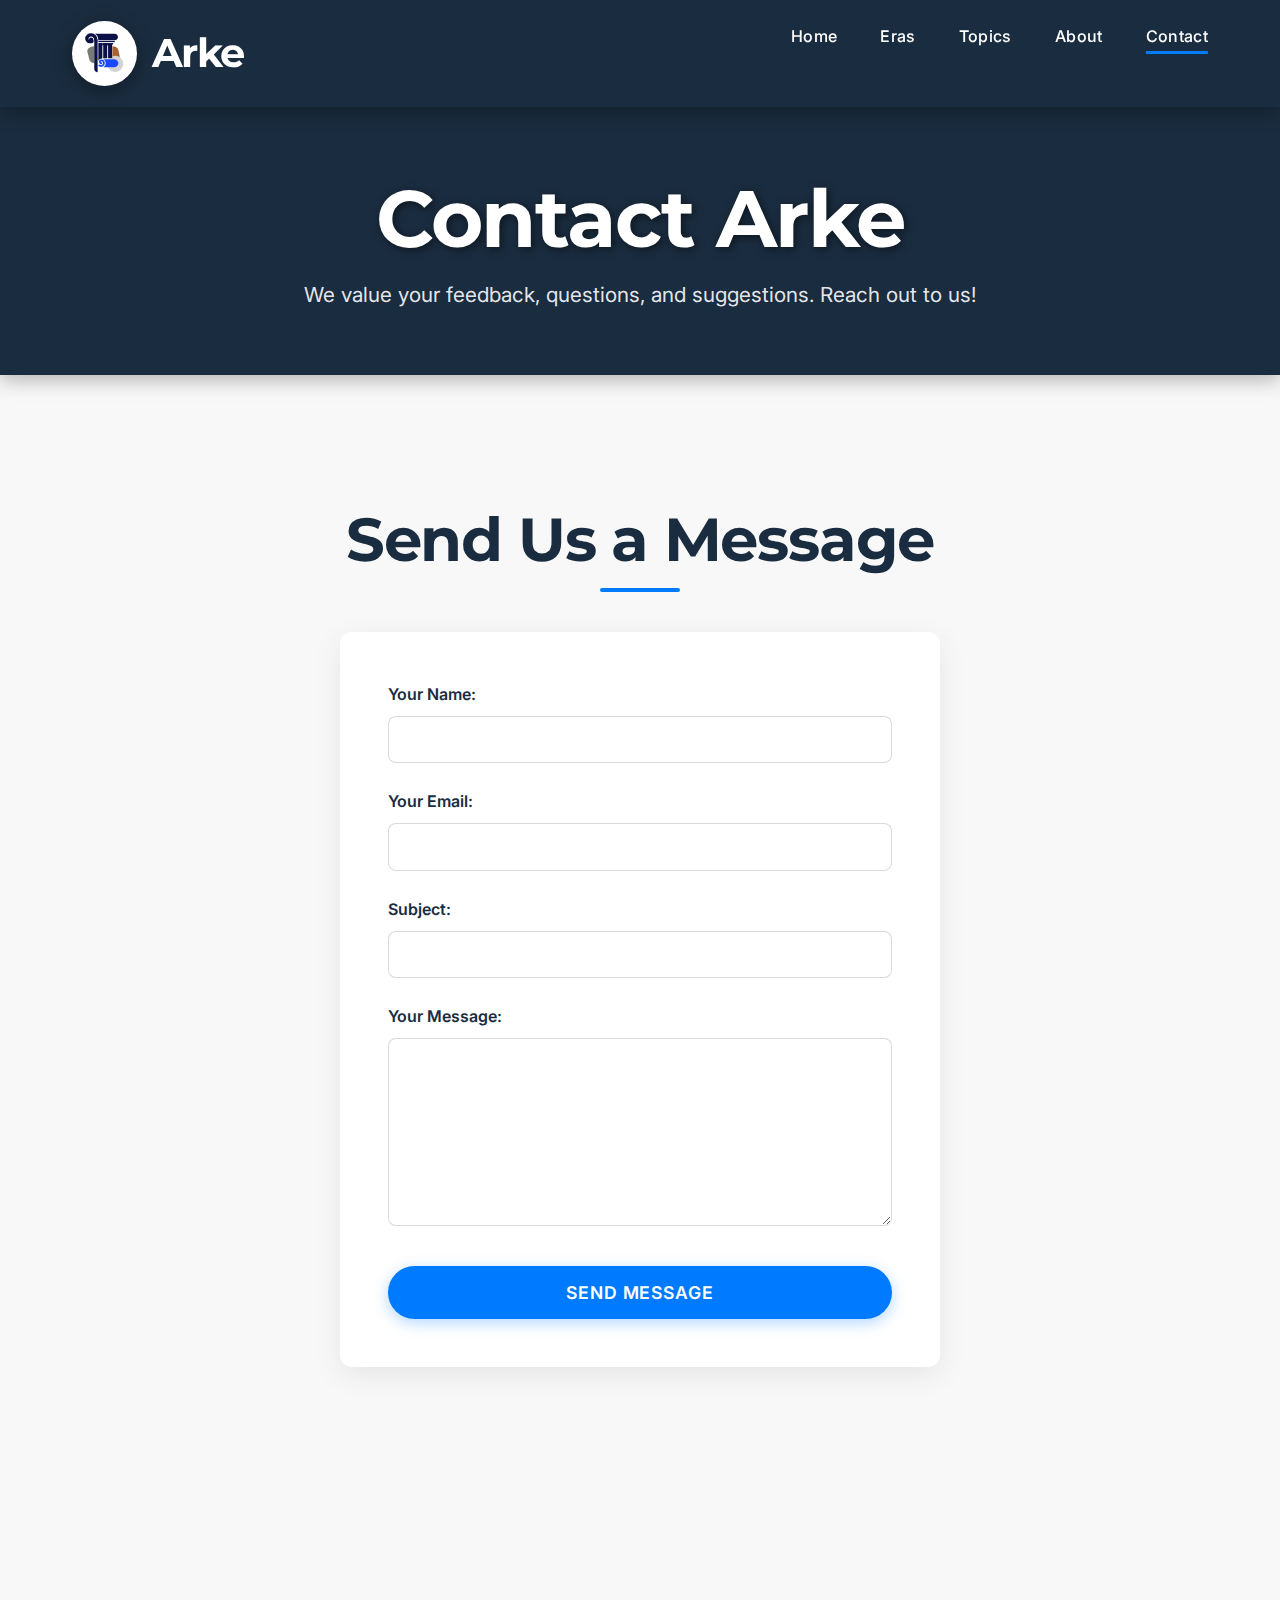
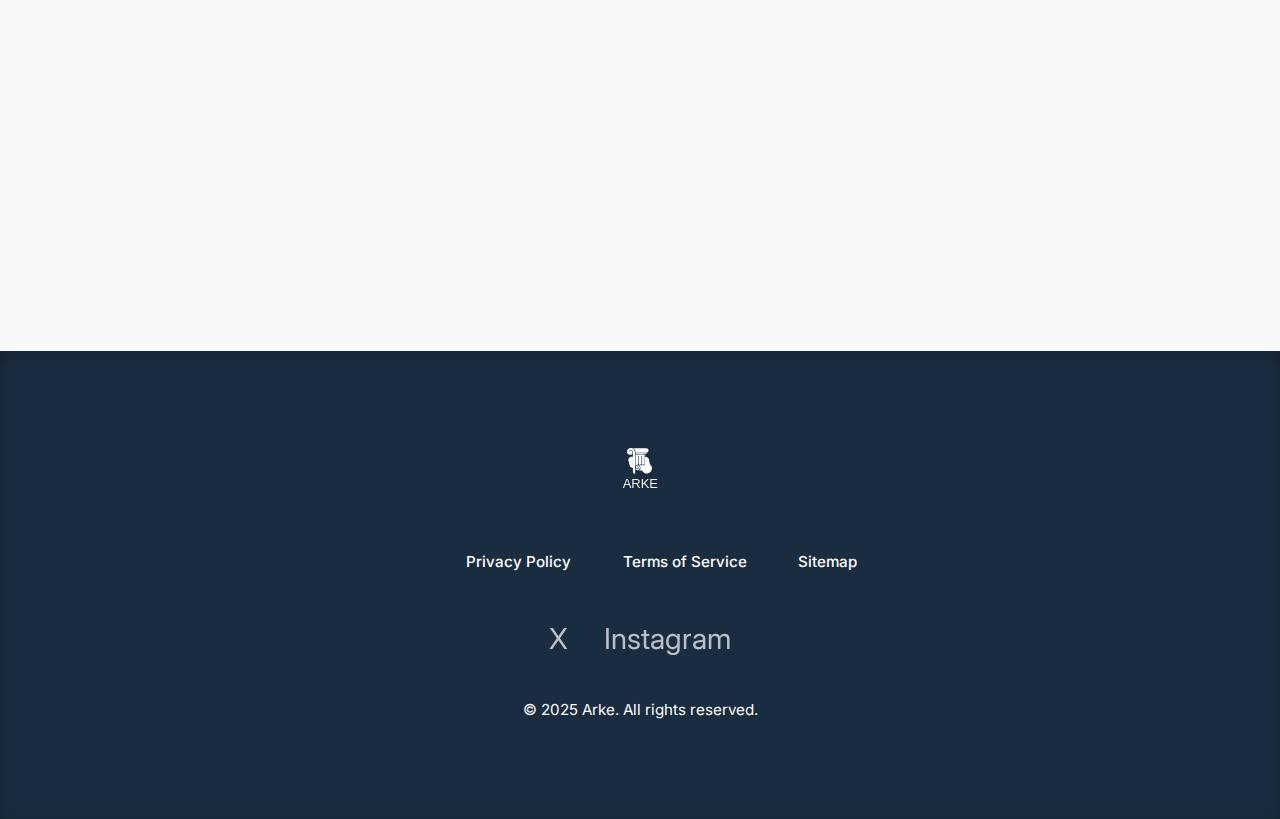
<file: contact.html>
<!DOCTYPE html>
<html lang="en">
<head>
    <meta charset="UTF-8">
    <meta name="viewport" content="width=device-width, initial-scale=1.0">
    <title>Contact Us - Arke: Unearthing the Stories of Time</title>
    <link rel="stylesheet" href="css/style.css">
    <link rel="preconnect" href="https://fonts.googleapis.com">
    <link rel="preconnect" href="https://fonts.gstatic.com" crossorigin>
    <link href="https://fonts.googleapis.com/css2?family=Montserrat:wght@700&family=Inter:wght@400;500;700&display=swap" rel="stylesheet">
</head>
<body>

    <header class="main-header">
        <div class="container">
            <a href="index.html" class="logo">
                <div class="logo-circle-wrapper">
                    <img src="images/Arke.svg" alt="Arke Logo">
                </div>
                <span>Arke</span>
            </a>
            <nav class="main-nav">
                <ul>
                    <li><a href="index.html">Home</a></li>
                    <li><a href="eras.html">Eras</a></li>
                    <li><a href="topics.html">Topics</a></li>
                    <li><a href="about.html">About</a></li>
                    <li><a href="contact.html" class="active">Contact</a></li>
                </ul>
            </nav>
            <button class="nav-toggle" aria-label="Toggle navigation">&#9776;</button>
        </div>
    </header>

    <main class="page-content">
        <section class="hero-page-header js-fade-in">
            <div class="container">
                <h1>Contact Arke</h1>
                <p class="tagline">We value your feedback, questions, and suggestions. Reach out to us!</p>
            </div>
        </section>

        <section class="contact-form-section container js-fade-in">
            <h2>Send Us a Message</h2>
            <form class="contact-form" action="#" method="POST">
                <div class="form-group">
                    <label for="name">Your Name:</label>
                    <input type="text" id="name" name="user_name" required>
                </div>
                <div class="form-group">
                    <label for="email">Your Email:</label>
                    <input type="email" id="email" name="user_email" required>
                </div>
                <div class="form-group">
                    <label for="subject">Subject:</label>
                    <input type="text" id="subject" name="email_subject" required>
                </div>
                <div class="form-group">
                    <label for="message">Your Message:</label>
                    <textarea id="message" name="user_message" rows="8" required></textarea>
                </div>
                <button type="submit" class="btn btn-primary">Send Message</button>
            </form>
        </section>

        <section class="contact-info-section container js-fade-in">
            <h2>Other Ways to Connect</h2>
            <div class="info-grid">
                <div class="info-card">
                    <h3>Email Us</h3>
                    <p><a href="mailto:info@arke.com">info@arke.com</a></p>
                    <p>For general inquiries.</p>
                </div>
                <div class="info-card">
                    <h3>Support</h3>
                    <p><a href="mailto:support@arke.com">support@arke.com</a></p>
                    <p>For technical assistance.</p>
                </div>
                <div class="info-card">
                    <h3>Social Media</h3>
                    <div class="social-media-icons">
                        <a href="#" aria-label="Arke on X (Twitter)">X</a>
                        <a href="#" aria-label="Arke on Instagram">Instagram</a>
                    </div>
                    <p>Follow us for updates.</p>
                </div>
            </div>
        </section>
    </main>

    <footer class="main-footer">
        <div class="container">
            <div class="footer-logo">
                <img src="images/ArkeWithWords.svg" alt="Arke Logo">
            </div>
            <nav class="footer-nav">
                <ul>
                    <li><a href="#">Privacy Policy</a></li>
                    <li><a href="#">Terms of Service</a></li>
                    <li><a href="#">Sitemap</a></li>
                </ul>
            </nav>
            <div class="social-media">
                <a href="#" aria-label="Arke on X (Twitter)">X</a>
                <a href="#" aria-label="Arke on Instagram">Instagram</a>
            </div>
            <p>&copy; 2025 Arke. All rights reserved.</p>
        </div>
    </footer>

    <script src="js/script.js"></script>
</body>
</html>
</file>
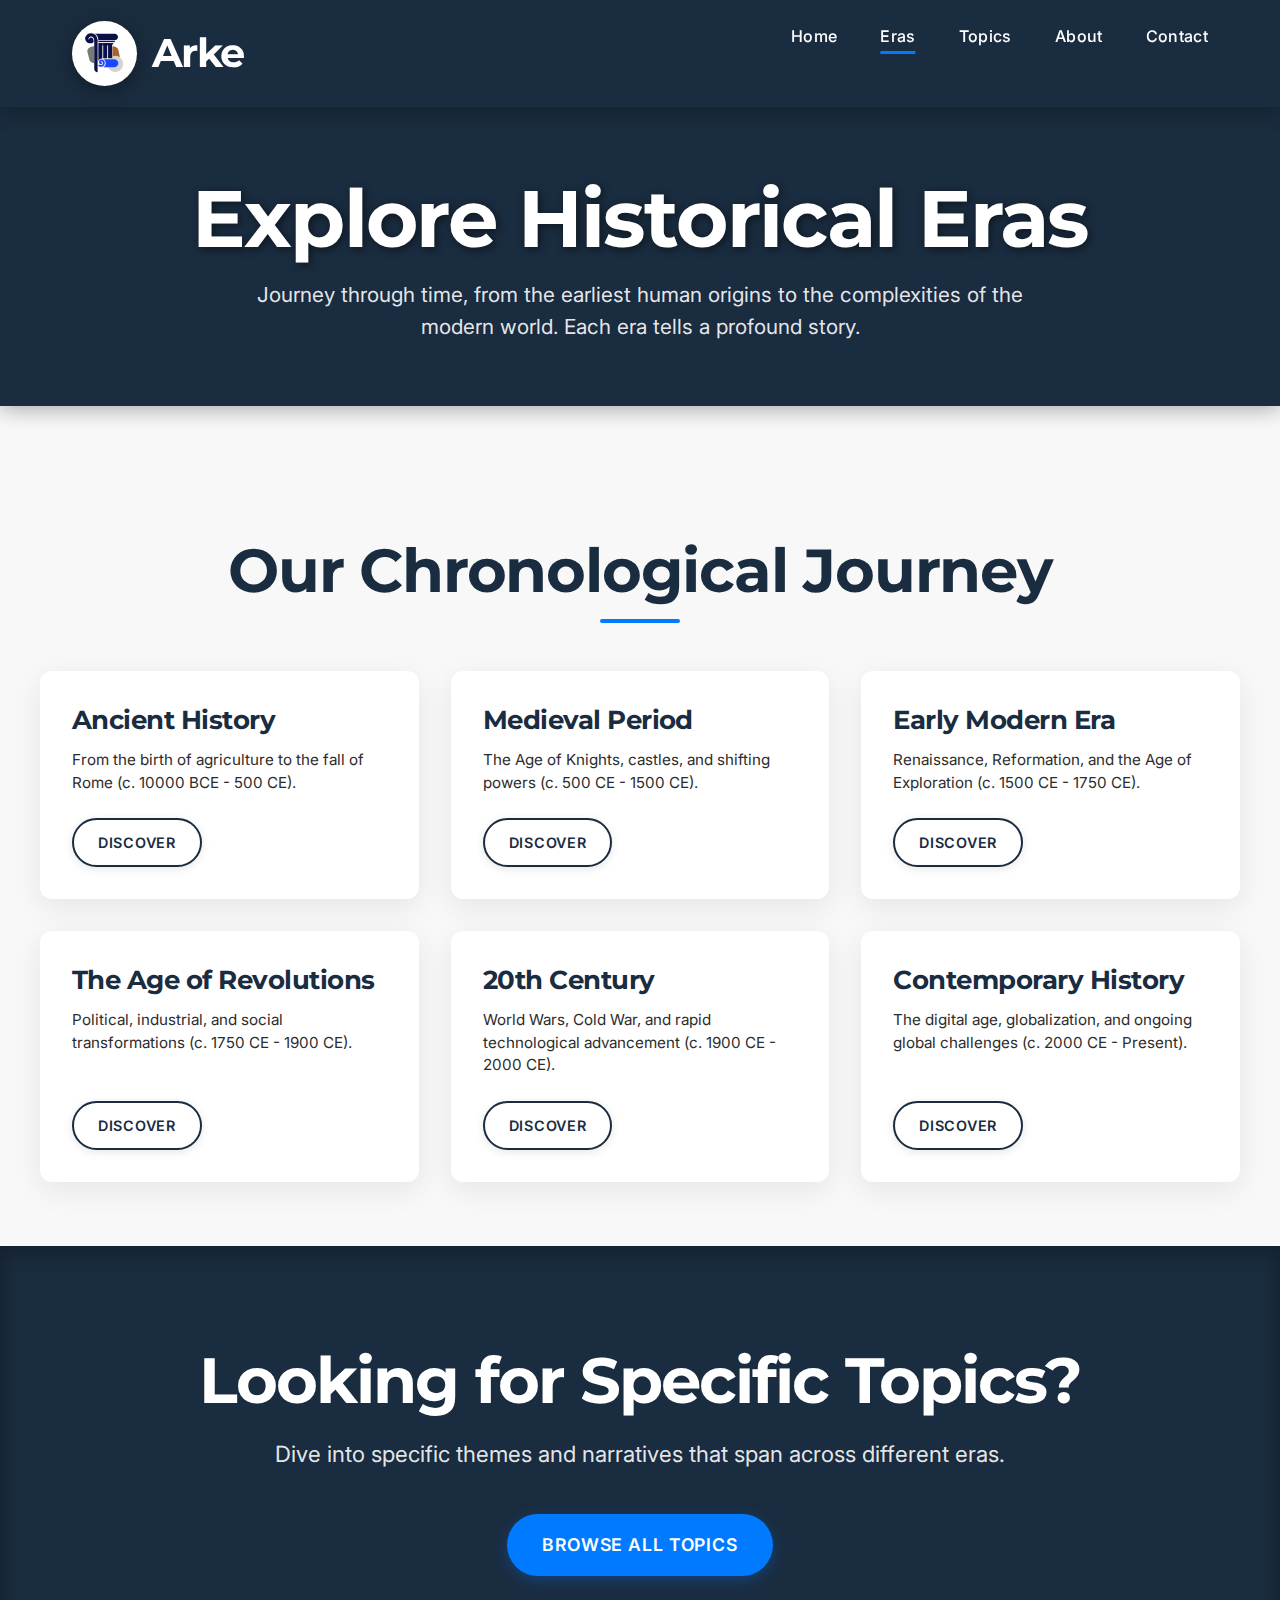
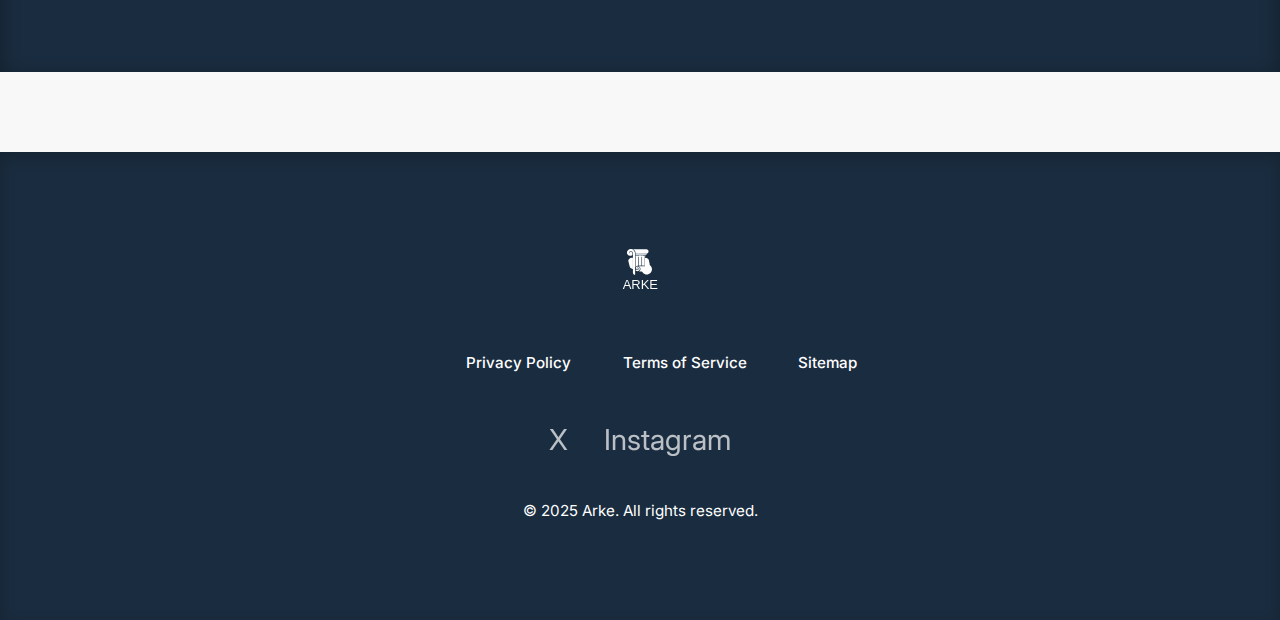
<file: eras.html>
<!DOCTYPE html>
<html lang="en">
<head>
    <meta charset="UTF-8">
    <meta name="viewport" content="width=device-width, initial-scale=1.0">
    <title>Eras - Arke: Unearthing the Stories of Time</title>
    <link rel="stylesheet" href="css/style.css">
    <link rel="preconnect" href="https://fonts.googleapis.com">
    <link rel="preconnect" href="https://fonts.gstatic.com" crossorigin>
    <link href="https://fonts.googleapis.com/css2?family=Montserrat:wght@700&family=Inter:wght@400;500;700&display=swap" rel="stylesheet">
</head>
<body>

    <header class="main-header">
        <div class="container">
            <a href="index.html" class="logo">
                <div class="logo-circle-wrapper">
                    <img src="images/Arke.svg" alt="Arke Logo">
                </div>
                <span>Arke</span>
            </a>
            <nav class="main-nav">
                <ul>
                    <li><a href="index.html">Home</a></li>
                    <li><a href="eras.html" class="active">Eras</a></li>
                    <li><a href="topics.html">Topics</a></li>
                    <li><a href="about.html">About</a></li>
                    <li><a href="contact.html">Contact</a></li>
                </ul>
            </nav>
            <button class="nav-toggle" aria-label="Toggle navigation">&#9776;</button>
        </div>
    </header>

    <main class="page-content">
        <section class="hero-page-header">
            <div class="container">
                <h1>Explore Historical Eras</h1>
                <p class="tagline">Journey through time, from the earliest human origins to the complexities of the modern world. Each era tells a profound story.</p>
            </div>
        </section>

        <section class="eras-grid container">
            <h2>Our Chronological Journey</h2>
            <div class="grid-items">
                <div class="grid-card">
                    <h3>Ancient History</h3>
                    <p>From the birth of agriculture to the fall of Rome (c. 10000 BCE - 500 CE).</p>
                    <a href="#" class="btn btn-secondary">Discover</a>
                </div>
                <div class="grid-card">
                    <h3>Medieval Period</h3>
                    <p>The Age of Knights, castles, and shifting powers (c. 500 CE - 1500 CE).</p>
                    <a href="#" class="btn btn-secondary">Discover</a>
                </div>
                <div class="grid-card">
                    <h3>Early Modern Era</h3>
                    <p>Renaissance, Reformation, and the Age of Exploration (c. 1500 CE - 1750 CE).</p>
                    <a href="#" class="btn btn-secondary">Discover</a>
                </div>
                <div class="grid-card">
                    <h3>The Age of Revolutions</h3>
                    <p>Political, industrial, and social transformations (c. 1750 CE - 1900 CE).</p>
                    <a href="#" class="btn btn-secondary">Discover</a>
                </div>
                <div class="grid-card">
                    <h3>20th Century</h3>
                    <p>World Wars, Cold War, and rapid technological advancement (c. 1900 CE - 2000 CE).</p>
                    <a href="#" class="btn btn-secondary">Discover</a>
                </div>
                <div class="grid-card">
                    <h3>Contemporary History</h3>
                    <p>The digital age, globalization, and ongoing global challenges (c. 2000 CE - Present).</p>
                    <a href="#" class="btn btn-secondary">Discover</a>
                </div>
            </div>
        </section>

        <section class="call-to-action">
            <div class="container">
                <h2>Looking for Specific Topics?</h2>
                <p>Dive into specific themes and narratives that span across different eras.</p>
                <a href="topics.html" class="btn btn-primary">Browse All Topics</a>
            </div>
        </section>
    </main>

    <footer class="main-footer">
        <div class="container">
            <div class="footer-logo">
                <img src="images/ArkeWithWords.svg" alt="Arke Logo">
            </div>
            <nav class="footer-nav">
                <ul>
                    <li><a href="#">Privacy Policy</a></li>
                    <li><a href="#">Terms of Service</a></li>
                    <li><a href="#">Sitemap</a></li>
                </ul>
            </nav>
            <div class="social-media">
                <a href="#" aria-label="Arke on X (Twitter)">X</a>
                <a href="#" aria-label="Arke on Instagram">Instagram</a>
            </div>
            <p>&copy; 2025 Arke. All rights reserved.</p>
        </div>
    </footer>

    <script src="js/script.js"></script>
</body>
</html>
</file>
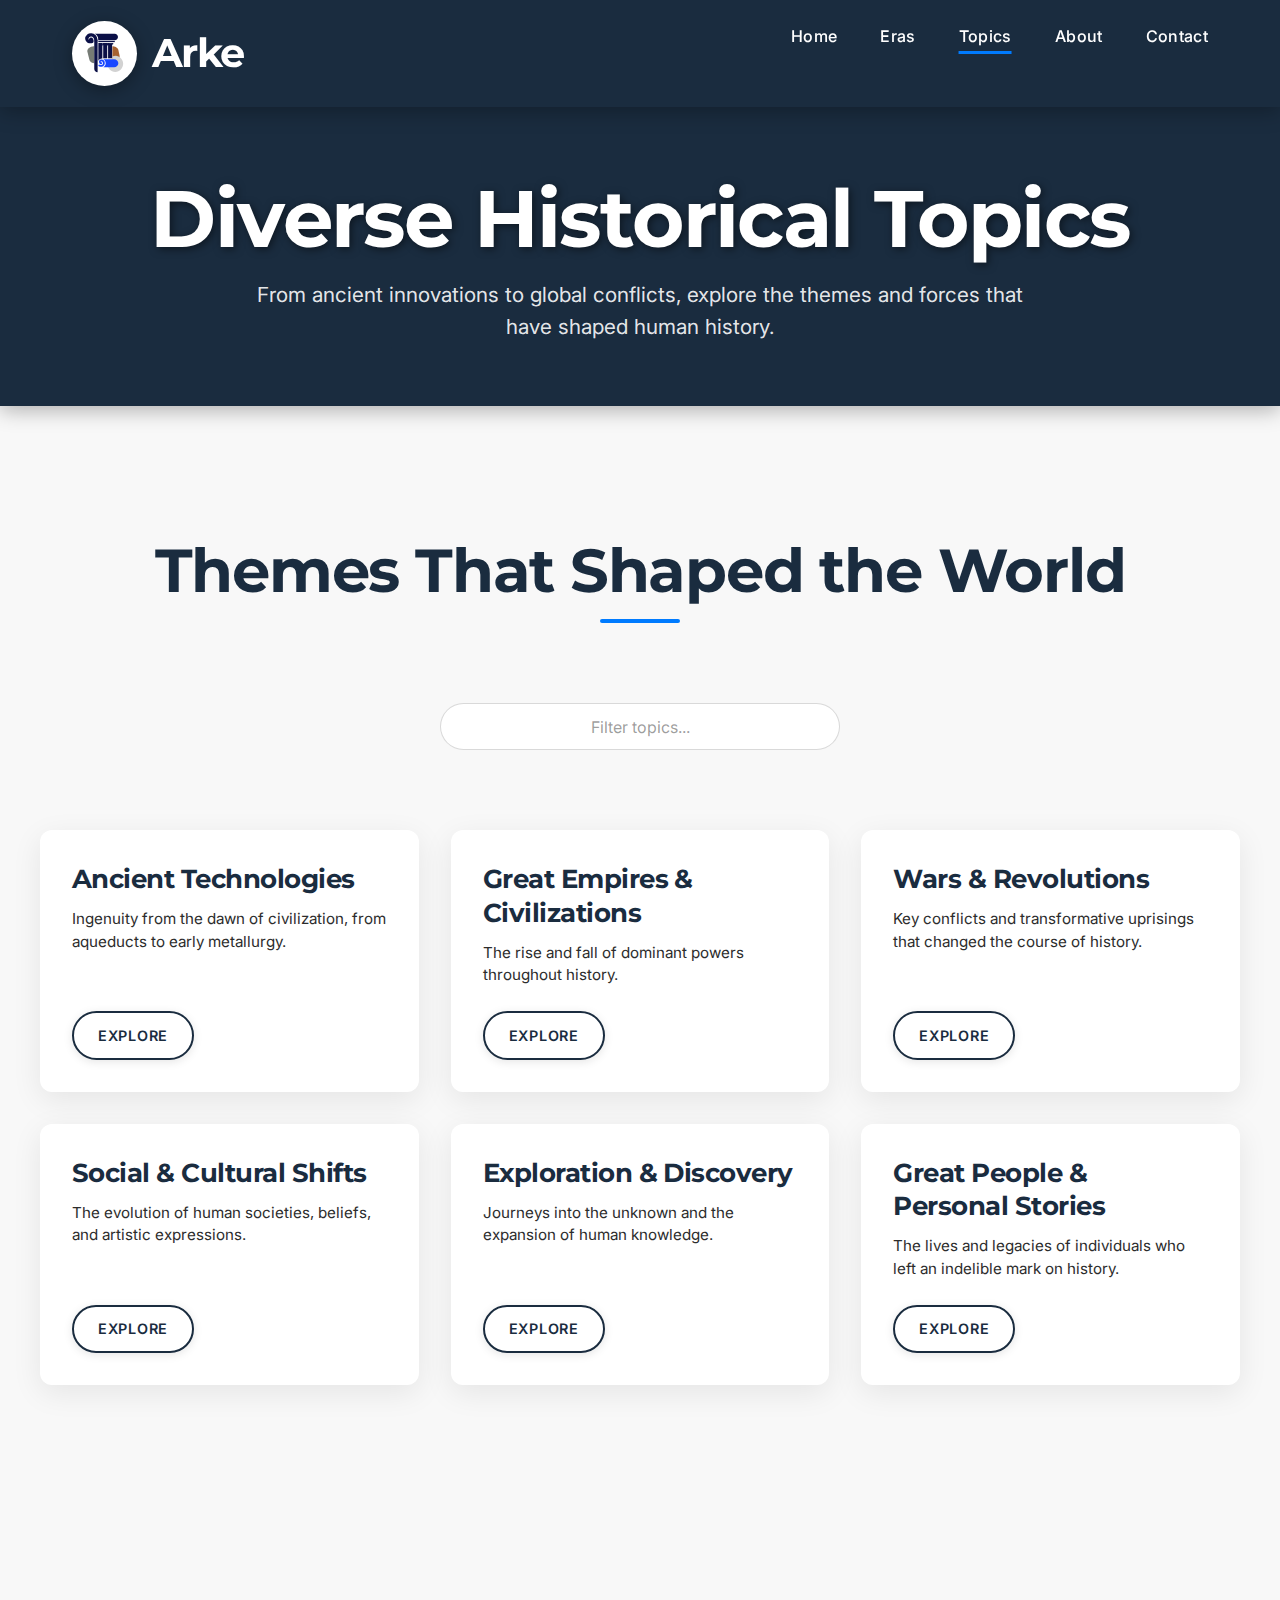
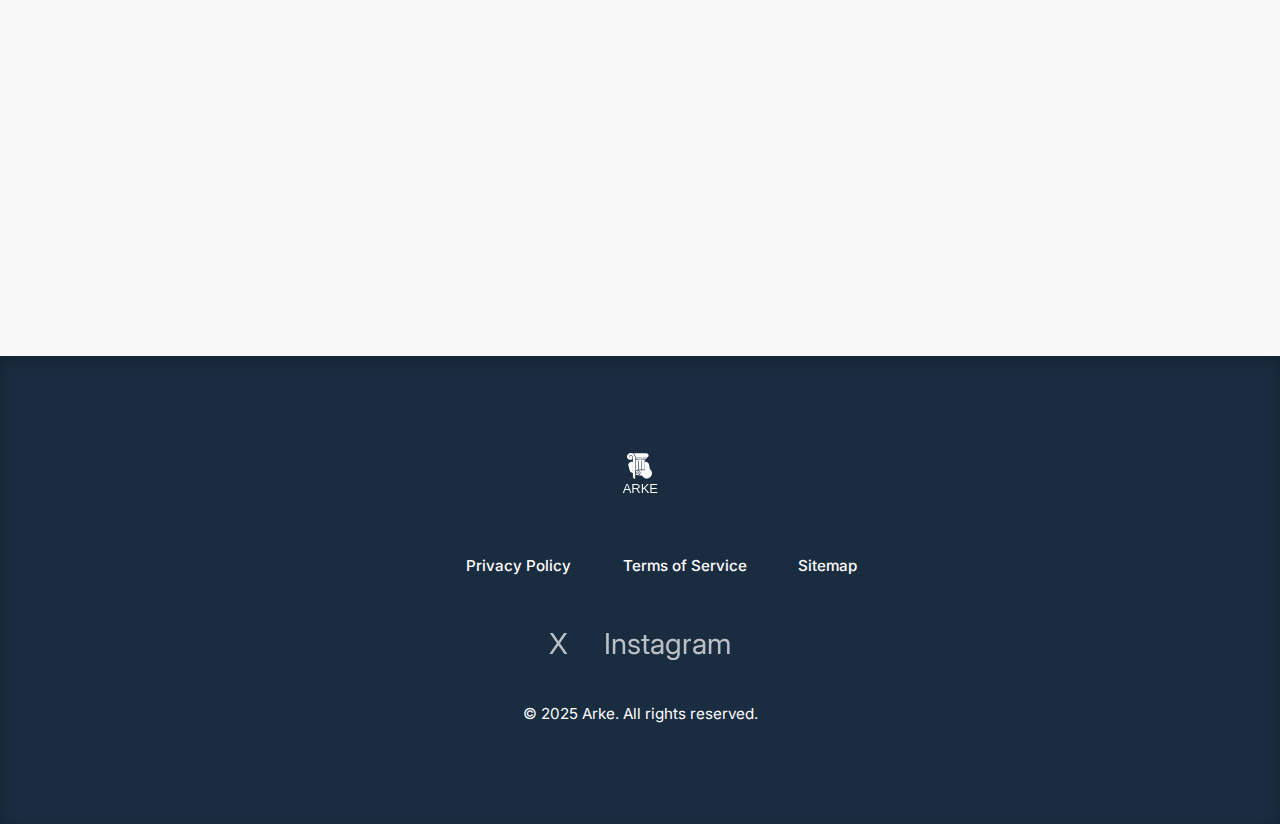
<file: topics.html>
<!DOCTYPE html>
<html lang="en">
<head>
    <meta charset="UTF-8">
    <meta name="viewport" content="width=device-width, initial-scale=1.0">
    <title>Topics - Arke: Unearthing the Stories of Time</title>
    <link rel="stylesheet" href="css/style.css">
    <link rel="preconnect" href="https://fonts.googleapis.com">
    <link rel="preconnect" href="https://fonts.gstatic.com" crossorigin>
    <link href="https://fonts.googleapis.com/css2?family=Montserrat:wght@700&family=Inter:wght@400;500;700&display=swap" rel="stylesheet">
</head>
<body>

    <header class="main-header">
        <div class="container">
            <a href="index.html" class="logo">
                <div class="logo-circle-wrapper">
                    <img src="images/Arke.svg" alt="Arke Logo">
                </div>
                <span>Arke</span>
            </a>
            <nav class="main-nav">
                <ul>
                    <li><a href="index.html">Home</a></li>
                    <li><a href="eras.html">Eras</a></li>
                    <li><a href="topics.html" class="active">Topics</a></li>
                    <li><a href="about.html">About</a></li>
                    <li><a href="contact.html">Contact</a></li>
                </ul>
            </nav>
            <button class="nav-toggle" aria-label="Toggle navigation">&#9776;</button>
        </div>
    </header>

    <main class="page-content">
        <section class="hero-page-header js-fade-in">
            <div class="container">
                <h1>Diverse Historical Topics</h1>
                <p class="tagline">From ancient innovations to global conflicts, explore the themes and forces that have shaped human history.</p>
            </div>
        </section>

        <section class="topics-grid container js-fade-in">
            <h2>Themes That Shaped the World</h2>
            <div class="search-bar"> <input type="text" class="search-filter-input" placeholder="Filter topics...">
            </div>
            <div class="grid-items">
                <div class="grid-card">
                    <h3>Ancient Technologies</h3>
                    <p>Ingenuity from the dawn of civilization, from aqueducts to early metallurgy.</p>
                    <a href="topics/ancient-technologies.html" class="btn btn-secondary">Explore</a>
                </div>
                <div class="grid-card">
                    <h3>Great Empires & Civilizations</h3>
                    <p>The rise and fall of dominant powers throughout history.</p>
                    <a href="topics/great-empires.html" class="btn btn-secondary">Explore</a>
                </div>
                <div class="grid-card">
                    <h3>Wars & Revolutions</h3>
                    <p>Key conflicts and transformative uprisings that changed the course of history.</p>
                    <a href="topics/wars-revolutions.html" class="btn btn-secondary">Explore</a>
                </div>
                <div class="grid-card">
                    <h3>Social & Cultural Shifts</h3>
                    <p>The evolution of human societies, beliefs, and artistic expressions.</p>
                    <a href="topics/social-cultural-shifts.html" class="btn btn-secondary">Explore</a>
                </div>
                <div class="grid-card">
                    <h3>Exploration & Discovery</h3>
                    <p>Journeys into the unknown and the expansion of human knowledge.</p>
                    <a href="topics/exploration-discovery.html" class="btn btn-secondary">Explore</a>
                </div>
                <div class="grid-card">
                    <h3>Great People & Personal Stories</h3>
                    <p>The lives and legacies of individuals who left an indelible mark on history.</p>
                    <a href="topics/great-people.html" class="btn btn-secondary">Explore</a>
                </div>
            </div>
        </section>

        <section class="call-to-action js-fade-in">
            <div class="container">
                <h2>Ready to Dive into an Article?</h2>
                <p>Start with our featured piece on the origins of human settlement.</p>
                <a href="article/the-dawn-of-civilization.html" class="btn btn-primary">Read Our Latest</a>
            </div>
        </section>
    </main>

    <footer class="main-footer">
        <div class="container">
            <div class="footer-logo">
                <img src="images/ArkeWithWords.svg" alt="Arke Logo">
            </div>
            <nav class="footer-nav">
                <ul>
                    <li><a href="#">Privacy Policy</a></li>
                    <li><a href="#">Terms of Service</a></li>
                    <li><a href="#">Sitemap</a></li>
                </ul>
            </nav>
            <div class="social-media">
                <a href="#" aria-label="Arke on X (Twitter)">X</a>
                <a href="#" aria-label="Arke on Instagram">Instagram</a>
            </div>
            <p>&copy; 2025 Arke. All rights reserved.</p>
        </div>
    </footer>

    <script src="js/script.js"></script>
</body>
</html>
</file>
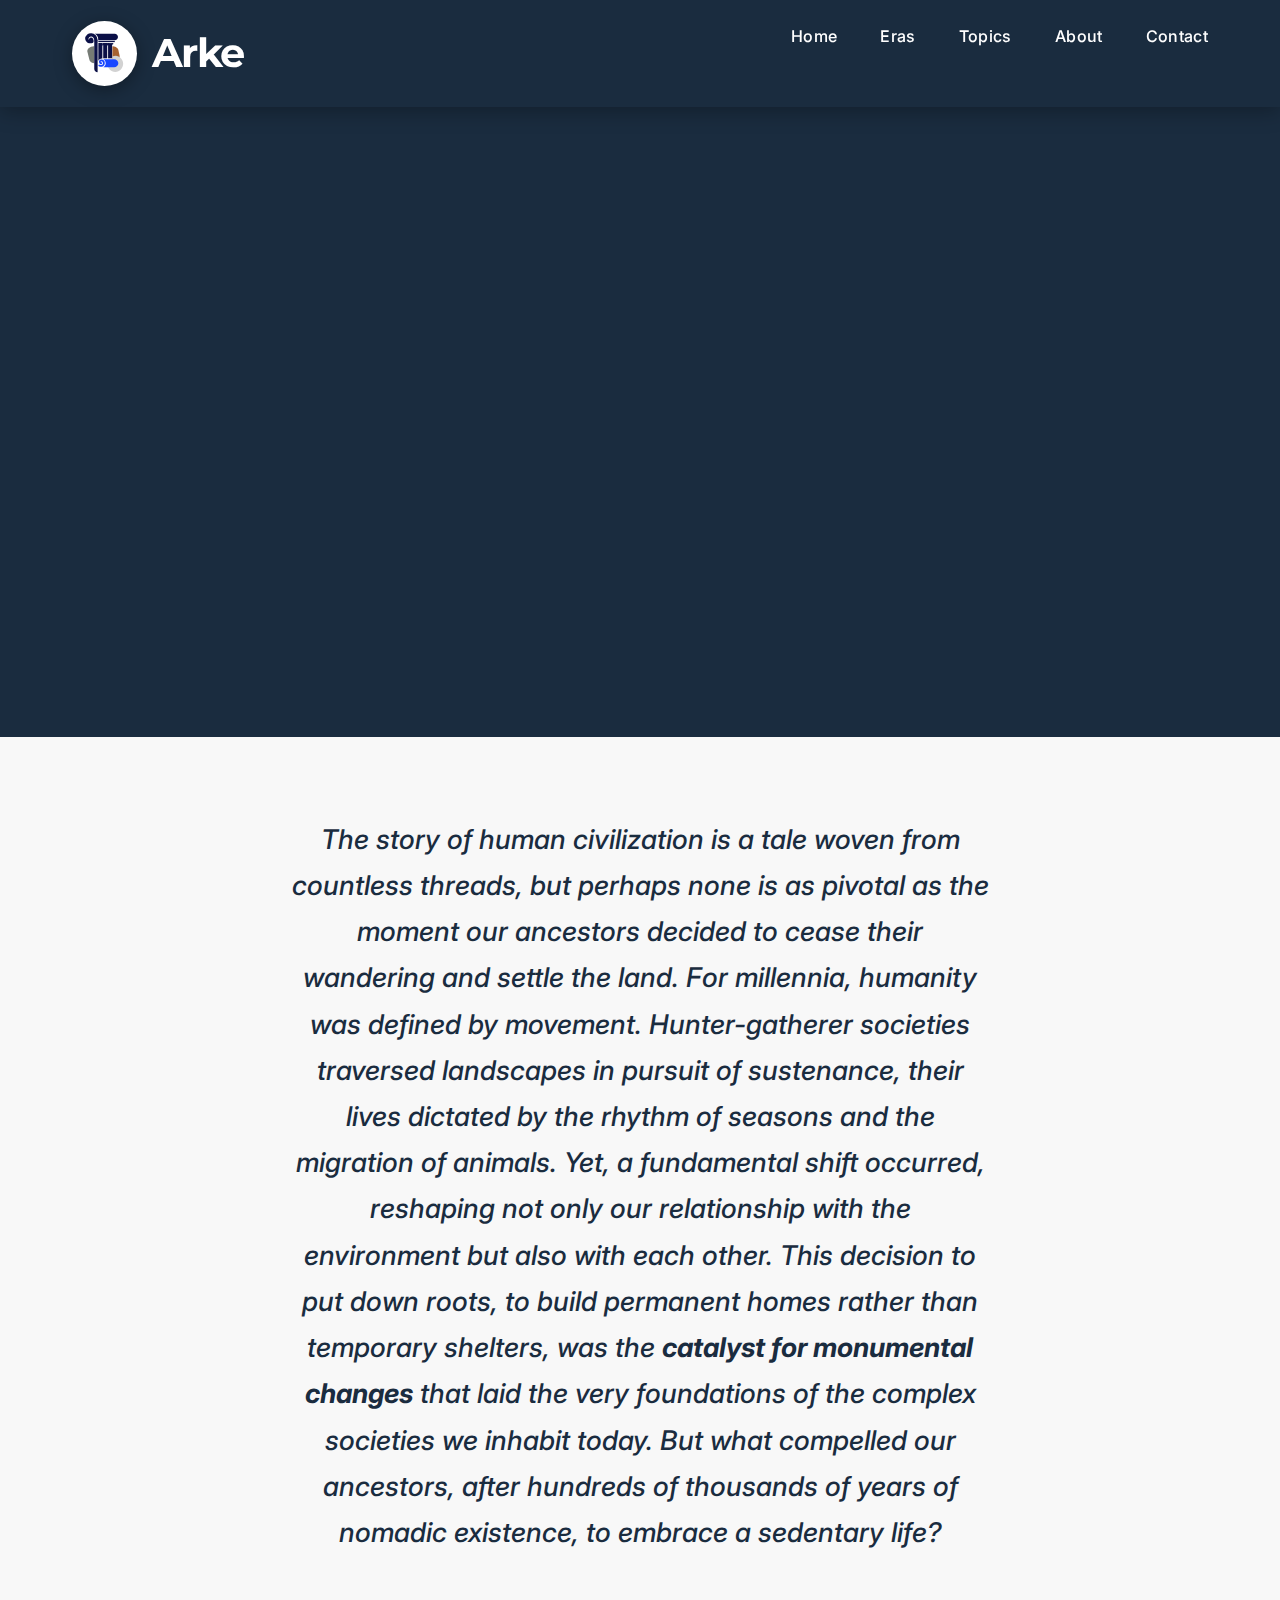
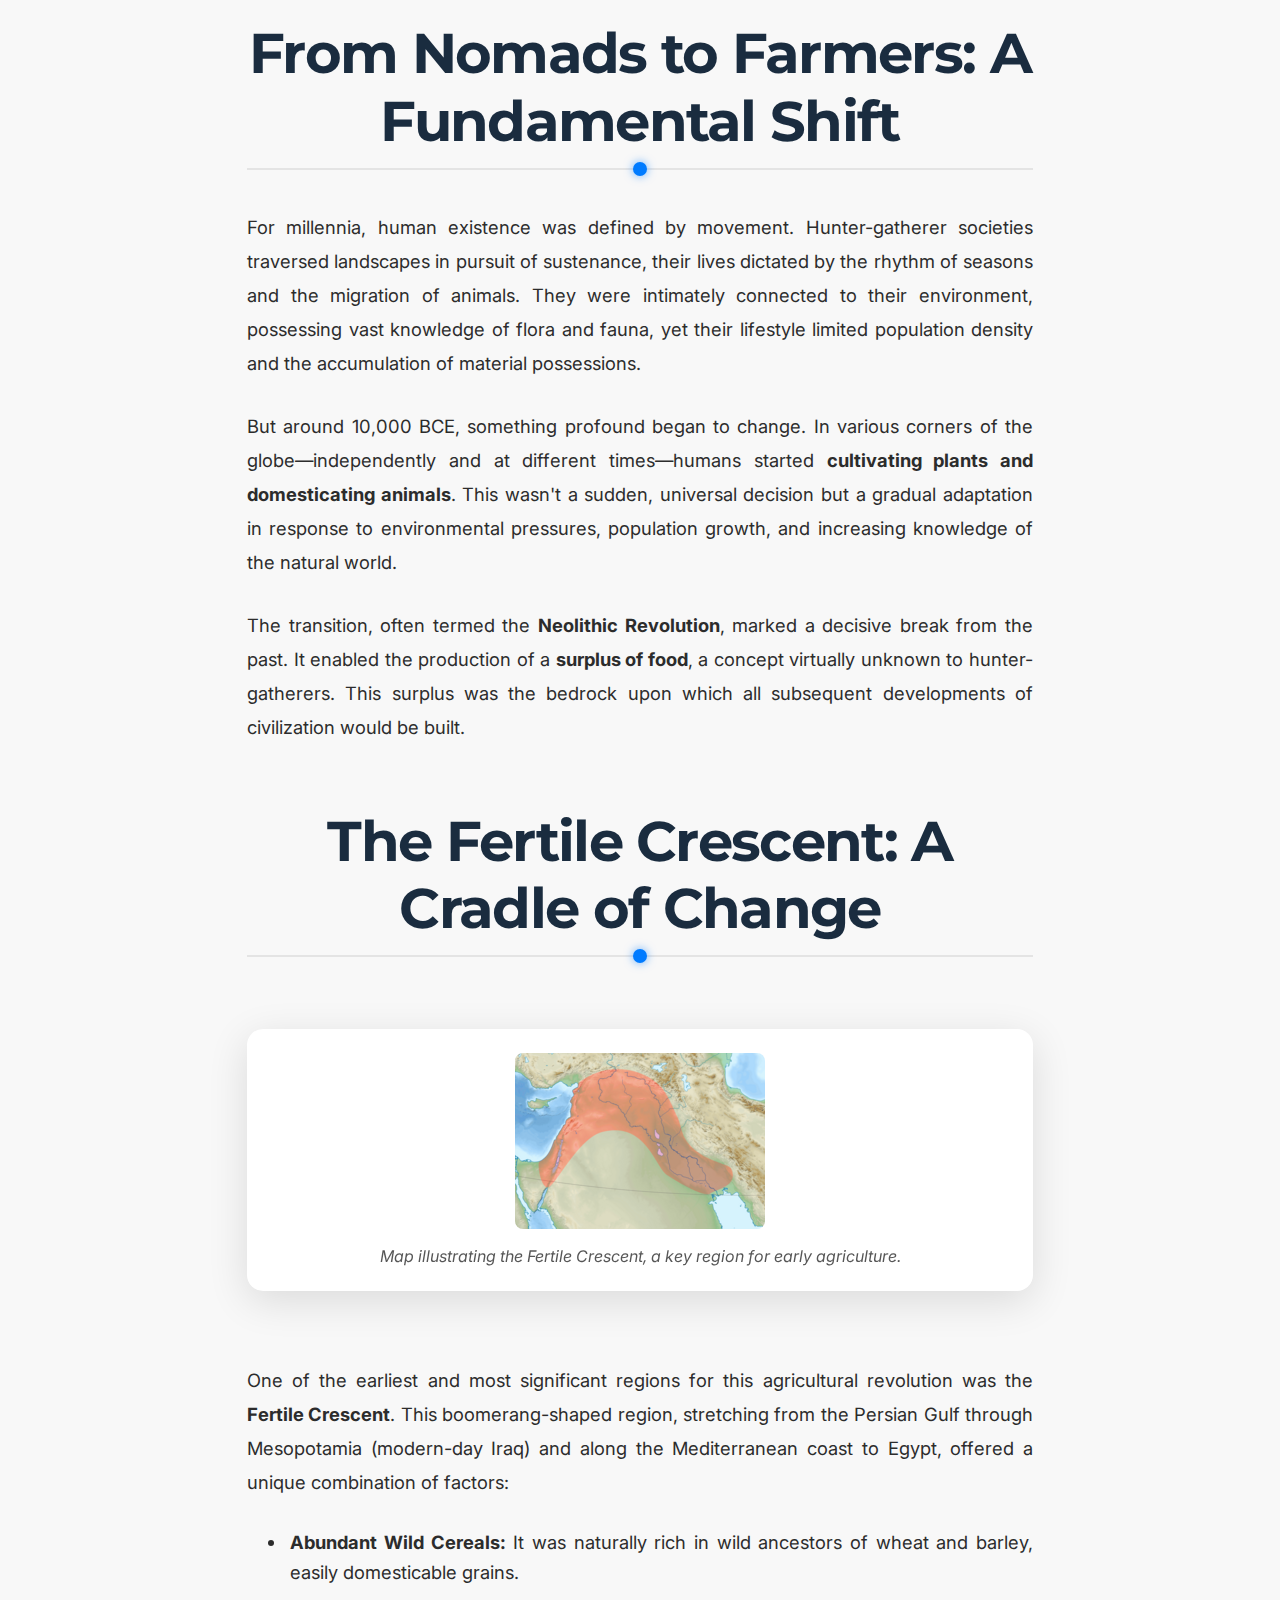
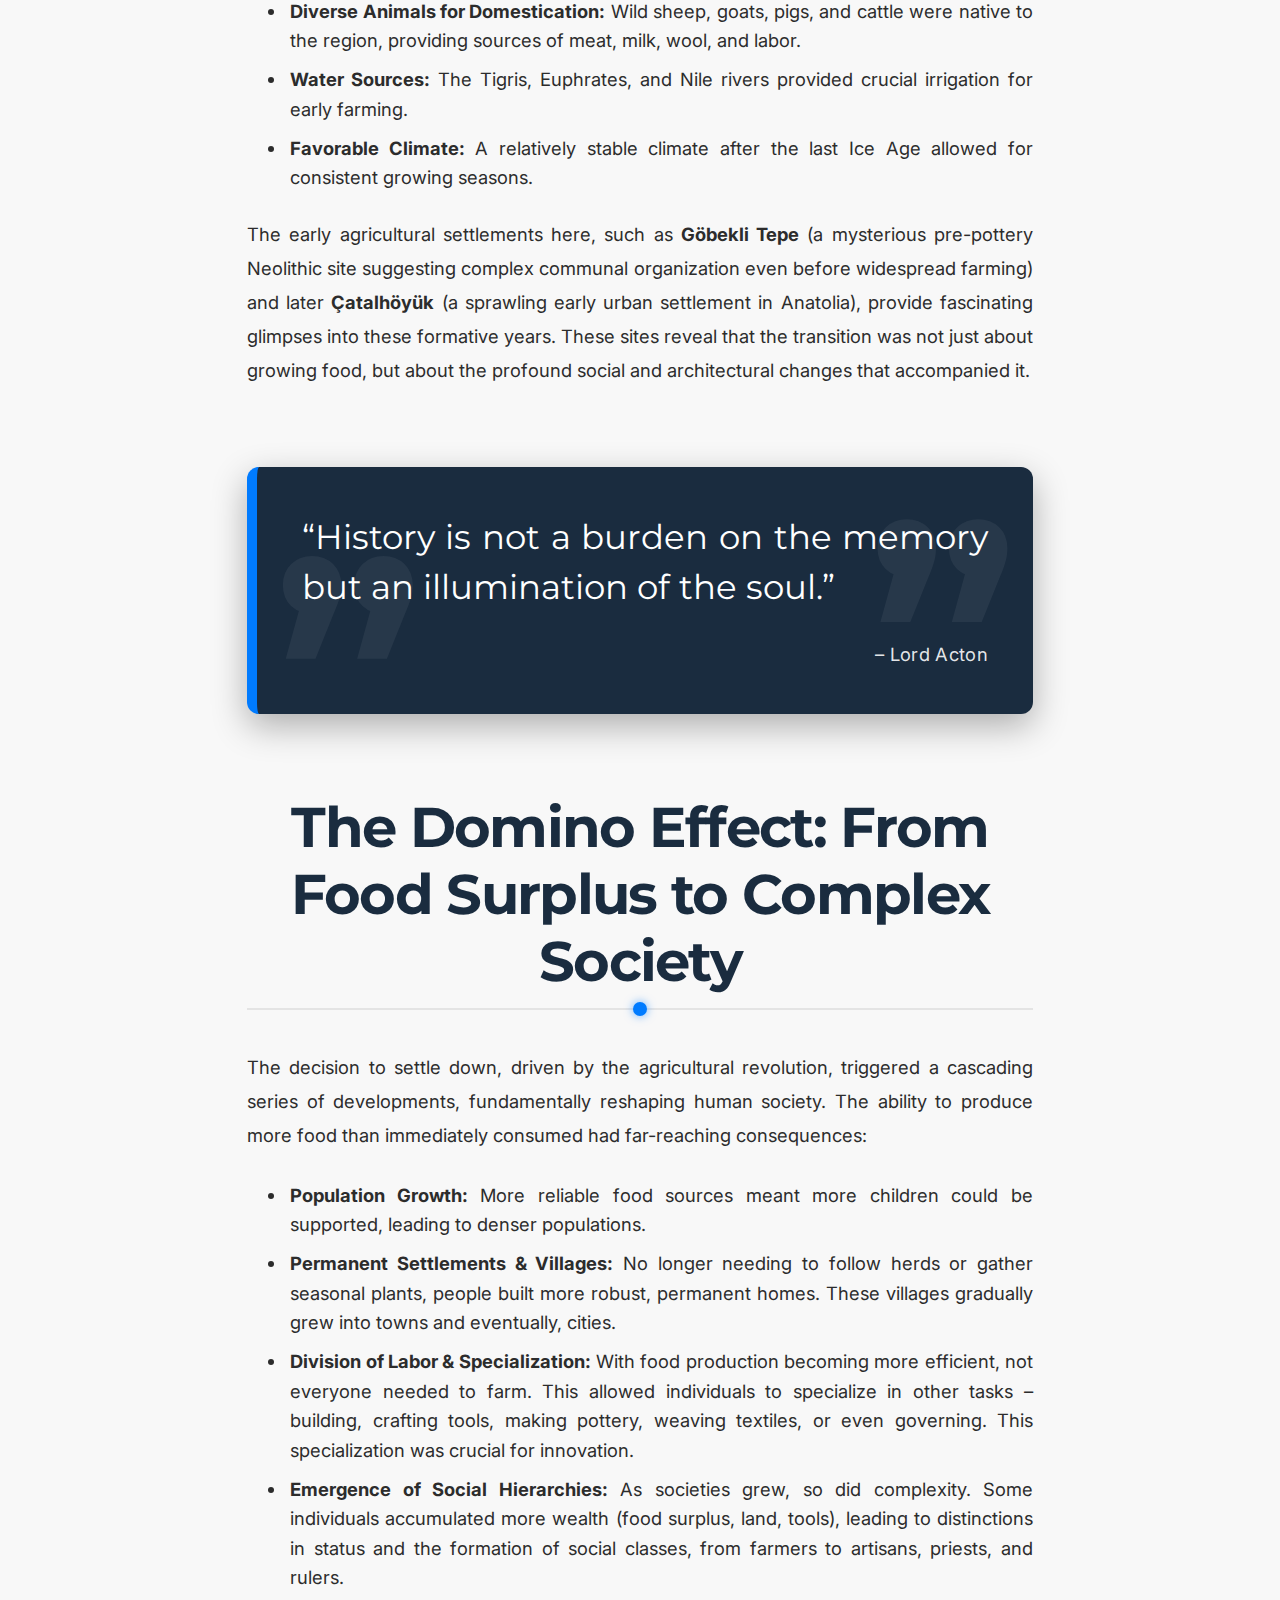
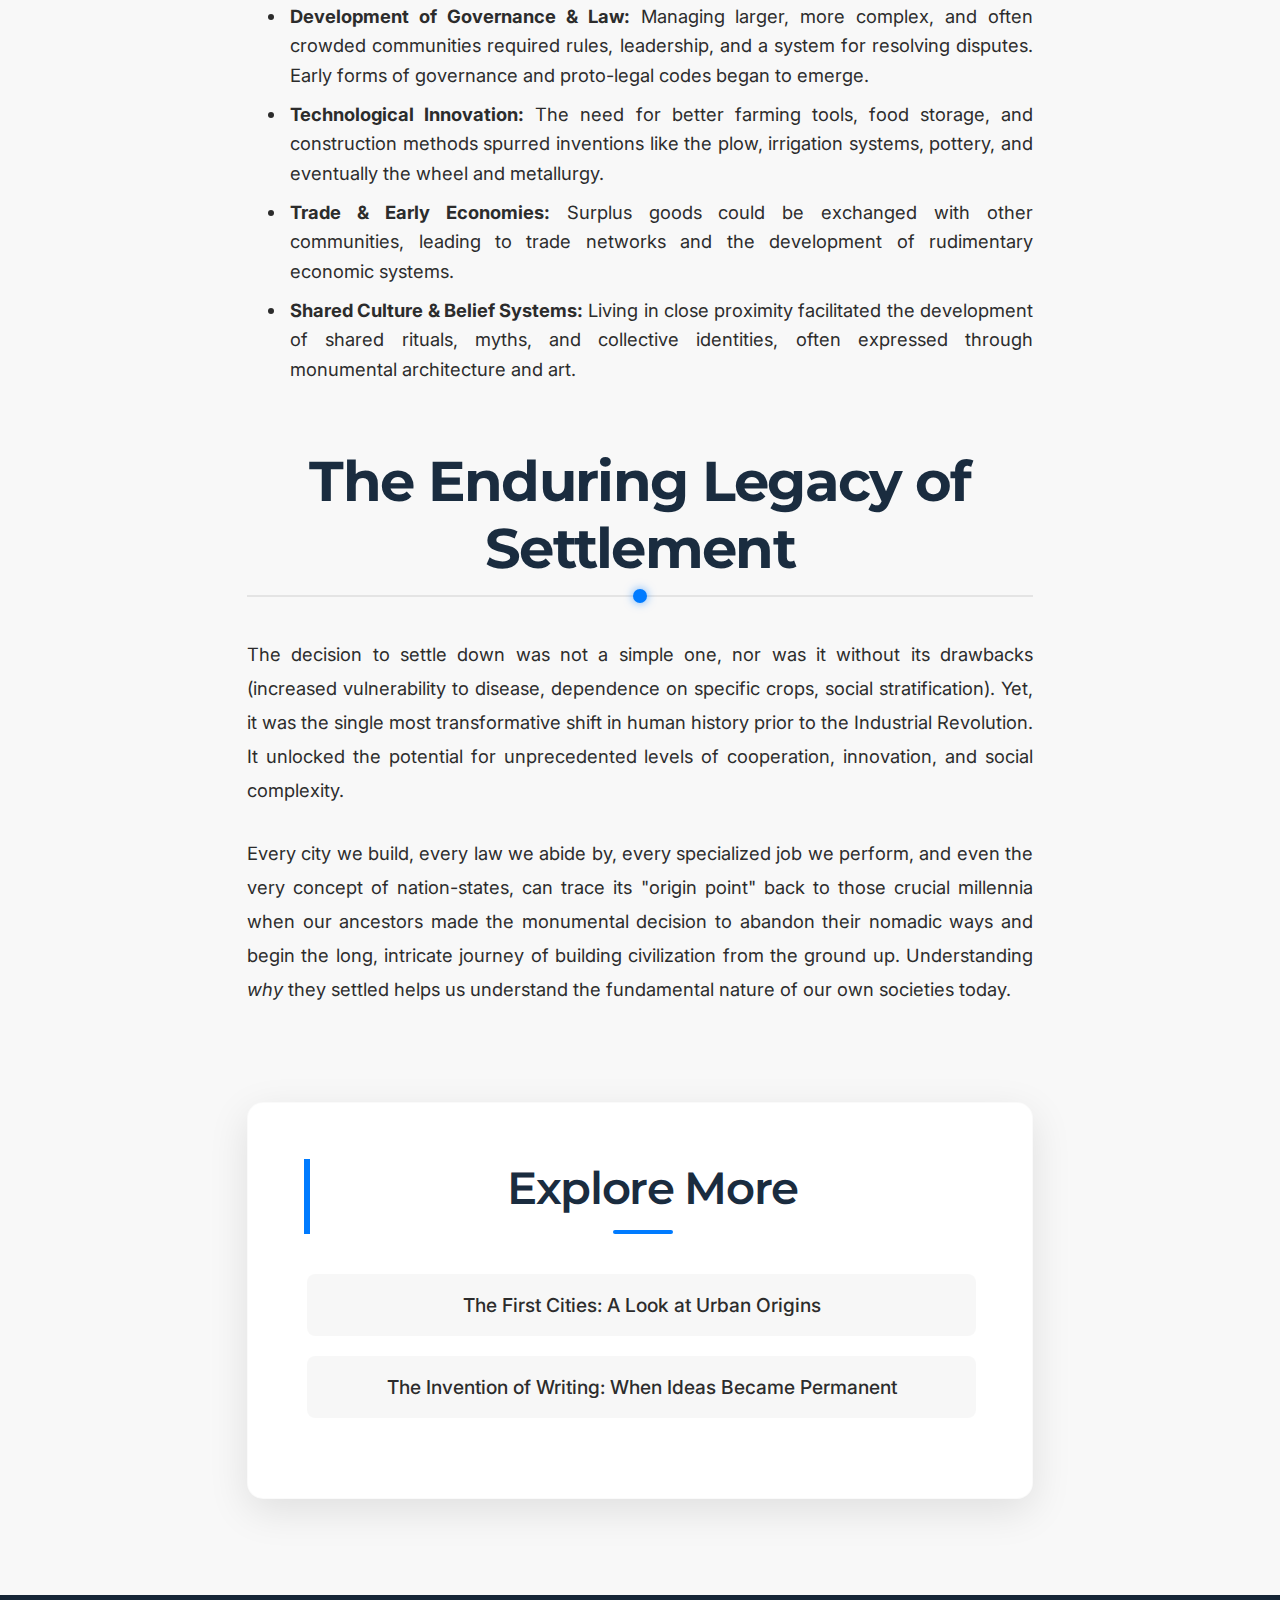
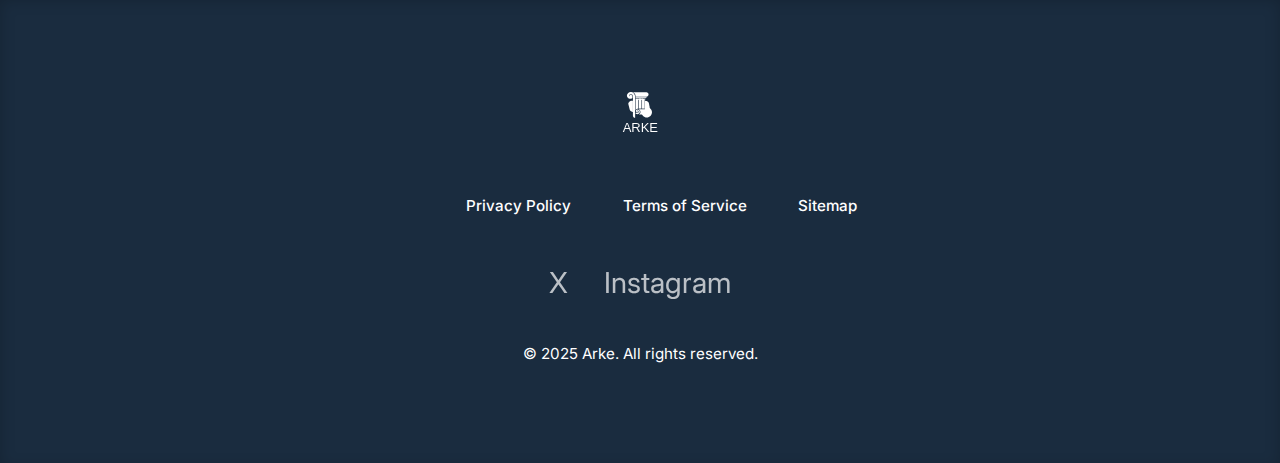
<file: article/the-dawn-of-civilization.html>
<!DOCTYPE html>
<html lang="en">
<head>
    <meta charset="UTF-8">
    <meta name="viewport" content="width=device-width, initial-scale=1.0">
    <title>The Dawn of Civilization - Arke</title>
    <link rel="stylesheet" href="../css/style.css">
    <link rel="preconnect" href="https://fonts.googleapis.com">
    <link rel="preconnect" href="https://fonts.gstatic.com" crossorigin>
    <link href="https://fonts.googleapis.com/css2?family=Montserrat:wght@700&family=Inter:wght@400;500;700&display=swap" rel="stylesheet">
</head>
<body>

    <header class="main-header">
        <div class="container">
            <a href="../index.html" class="logo">
                <div class="logo-circle-wrapper">
                    <img src="../images/Arke.svg" alt="Arke Logo">
                </div>
                <span>Arke</span>
            </a>
            <nav class="main-nav">
                <ul>
                    <li><a href="../index.html">Home</a></li>
                    <li><a href="../eras.html">Eras</a></li>
                    <li><a href="../topics.html">Topics</a></li>
                    <li><a href="../about.html">About</a></li>
                    <li><a href="../contact.html">Contact</a></li>
                </ul>
            </nav>
            <button class="nav-toggle" aria-label="Toggle navigation">&#9776;</button>
        </div>
    </header>

    <main class="article-page">
        <section class="hero-article">
            <div class="hero-image">
                <img src="../images/Cradle of Civ/Hero Image.webp" alt="Hero image for the article">
            </div>
      <div class="container hero-content">
    <h1>The Dawn of Civilization: Why Did We Settle Down?</h1>
    <p class="article-meta">By Alfred | Published 12/07/2025 | In <b>Origins</b></p>
    <div class="animation-container js-fade-in" data-target-year="-10000"> <span id="rolling-year" class="historical-year-animation"></span> <p class="historical-distance-text"></p> </div>
</div>
        </section>

        <article class="article-content container js-fade-in is-visible">
            <p class="lead-paragraph">The story of human civilization is a tale woven from countless threads, but perhaps none is as pivotal as the moment our ancestors decided to cease their wandering and settle the land. For millennia, humanity was defined by movement. Hunter-gatherer societies traversed landscapes in pursuit of sustenance, their lives dictated by the rhythm of seasons and the migration of animals. Yet, a fundamental shift occurred, reshaping not only our relationship with the environment but also with each other. This decision to put down roots, to build permanent homes rather than temporary shelters, was the <b>catalyst for monumental changes</b> that laid the very foundations of the complex societies we inhabit today. But what compelled our ancestors, after hundreds of thousands of years of nomadic existence, to embrace a sedentary life?</p>

            <h2>From Nomads to Farmers: A Fundamental Shift</h2>
            <p>For millennia, human existence was defined by movement. Hunter-gatherer societies traversed landscapes in pursuit of sustenance, their lives dictated by the rhythm of seasons and the migration of animals. They were intimately connected to their environment, possessing vast knowledge of flora and fauna, yet their lifestyle limited population density and the accumulation of material possessions.</p>
            <p>But around 10,000 BCE, something profound began to change. In various corners of the globe—independently and at different times—humans started <b>cultivating plants and domesticating animals</b>. This wasn't a sudden, universal decision but a gradual adaptation in response to environmental pressures, population growth, and increasing knowledge of the natural world.</p>
            <p>The transition, often termed the <b>Neolithic Revolution</b>, marked a decisive break from the past. It enabled the production of a <b>surplus of food</b>, a concept virtually unknown to hunter-gatherers. This surplus was the bedrock upon which all subsequent developments of civilization would be built.</p>

            <h2>The Fertile Crescent: A Cradle of Change</h2>
            <figure>
                <img src="../images/Cradle of Civ/Fertile_Crescent.png" alt="Map of the Fertile Crescent">
                <figcaption>Map illustrating the Fertile Crescent, a key region for early agriculture.</figcaption>
            </figure>
            <p>One of the earliest and most significant regions for this agricultural revolution was the <b>Fertile Crescent</b>. This boomerang-shaped region, stretching from the Persian Gulf through Mesopotamia (modern-day Iraq) and along the Mediterranean coast to Egypt, offered a unique combination of factors:</p>
            <ul>
                <li><b>Abundant Wild Cereals:</b> It was naturally rich in wild ancestors of wheat and barley, easily domesticable grains.</li>
                <li><b>Diverse Animals for Domestication:</b> Wild sheep, goats, pigs, and cattle were native to the region, providing sources of meat, milk, wool, and labor.</li>
                <li><b>Water Sources:</b> The Tigris, Euphrates, and Nile rivers provided crucial irrigation for early farming.</li>
                <li><b>Favorable Climate:</b> A relatively stable climate after the last Ice Age allowed for consistent growing seasons.</li>
            </ul>
            <p>The early agricultural settlements here, such as <b>Göbekli Tepe</b> (a mysterious pre-pottery Neolithic site suggesting complex communal organization even before widespread farming) and later <b>Çatalhöyük</b> (a sprawling early urban settlement in Anatolia), provide fascinating glimpses into these formative years. These sites reveal that the transition was not just about growing food, but about the profound social and architectural changes that accompanied it.</p>

            <blockquote>
                <p>“History is not a burden on the memory but an illumination of the soul.”</p>
                <footer>– Lord Acton</footer>
            </blockquote>

            <h2>The Domino Effect: From Food Surplus to Complex Society</h2>
            <p>The decision to settle down, driven by the agricultural revolution, triggered a cascading series of developments, fundamentally reshaping human society. The ability to produce more food than immediately consumed had far-reaching consequences:</p>
            <ul>
                <li><b>Population Growth:</b> More reliable food sources meant more children could be supported, leading to denser populations.</li>
                <li><b>Permanent Settlements & Villages:</b> No longer needing to follow herds or gather seasonal plants, people built more robust, permanent homes. These villages gradually grew into towns and eventually, cities.</li>
                <li><b>Division of Labor & Specialization:</b> With food production becoming more efficient, not everyone needed to farm. This allowed individuals to specialize in other tasks – building, crafting tools, making pottery, weaving textiles, or even governing. This specialization was crucial for innovation.</li>
                <li><b>Emergence of Social Hierarchies:</b> As societies grew, so did complexity. Some individuals accumulated more wealth (food surplus, land, tools), leading to distinctions in status and the formation of social classes, from farmers to artisans, priests, and rulers.</li>
                <li><b>Development of Governance & Law:</b> Managing larger, more complex, and often crowded communities required rules, leadership, and a system for resolving disputes. Early forms of governance and proto-legal codes began to emerge.</li>
                <li><b>Technological Innovation:</b> The need for better farming tools, food storage, and construction methods spurred inventions like the plow, irrigation systems, pottery, and eventually the wheel and metallurgy.</li>
                <li><b>Trade & Early Economies:</b> Surplus goods could be exchanged with other communities, leading to trade networks and the development of rudimentary economic systems.</li>
                <li><b>Shared Culture & Belief Systems:</b> Living in close proximity facilitated the development of shared rituals, myths, and collective identities, often expressed through monumental architecture and art.</li>
            </ul>

            <h2>The Enduring Legacy of Settlement</h2>
            <p>The decision to settle down was not a simple one, nor was it without its drawbacks (increased vulnerability to disease, dependence on specific crops, social stratification). Yet, it was the single most transformative shift in human history prior to the Industrial Revolution. It unlocked the potential for unprecedented levels of cooperation, innovation, and social complexity.</p>
            <p>Every city we build, every law we abide by, every specialized job we perform, and even the very concept of nation-states, can trace its "origin point" back to those crucial millennia when our ancestors made the monumental decision to abandon their nomadic ways and begin the long, intricate journey of building civilization from the ground up. Understanding <i>why</i> they settled helps us understand the fundamental nature of our own societies today.</p>

            <aside class="related-articles">
                <h3>Explore More</h3>
                <ul>
                    <li><a href="#">The First Cities: A Look at Urban Origins</a></li>
                    <li><a href="#">The Invention of Writing: When Ideas Became Permanent</a></li>
                </ul>
            </aside>
        </article>
    </main>

    <footer class="main-footer">
        <div class="container">
            <div class="footer-logo">
                <img src="../images/ArkeWithWords.svg" alt="Arke Logo">
            </div>
            <nav class="footer-nav">
                <ul>
                    <li><a href="#">Privacy Policy</a></li>
                    <li><a href="#">Terms of Service</a></li>
                    <li><a href="#">Sitemap</a></li>
                </ul>
            </nav>
            <div class="social-media">
                <a href="#" aria-label="Arke on X (Twitter)">X</a>
                <a href="#" aria-label="Arke on Instagram">Instagram</a>
            </div>
            <p>&copy; 2025 Arke. All rights reserved.</p>
        </div>
    </footer>

    <script src="../js/script.js"></script>
</body>
</html>
</file>
<file: css/style.css>
/*style css */
@import url('_variables.css');
@import url('_base.css');
@import url('_header.css');
@import url('_footer.css');
@import url('_landing-page.css');
@import url('_article-page.css');
@import url('_general-pages.css'); /* This is where the topic-articles-list and general page styles will go */
@import url('_responsive.css');
#rolling-year {
  display: inline-flex;
  font-family: monospace;
  font-size: 2.5rem;
  line-height: 1;
}

.digit-slot {
  perspective: 600px;
  margin: 0 1px;
  width: 1ch;
  height: 2.5rem;
  overflow: hidden;
  position: relative;
  display: flex;
  align-items: flex-start;
  justify-content: center;
}

.digit-strip {
  position: absolute;
  top: 0;
  left: 0;
  transition: transform 0.3s ease-in-out;
  transform-style: preserve-3d;
}

.digit-strip span {
  display: block;
  height: 2.5rem;
  line-height: 2.5rem;
  text-align: center;
  font-weight: bold;
  backface-visibility: hidden;
}

.bce-label {
  margin-left: 0.25rem;
  font-size: 1.4rem;
  opacity: 0.7;
  align-self: flex-end;
}


/* Lazy image starts blurred and fades in */
img.blur-up {
  filter: blur(20px);
  opacity: 1;
  transition: filter 0.6s ease, opacity 0.6s ease;
}

/* After high-res image loads */
img.blur-up.lazy-loaded {
  filter: blur(0);
  opacity: 1;
}
</file>
